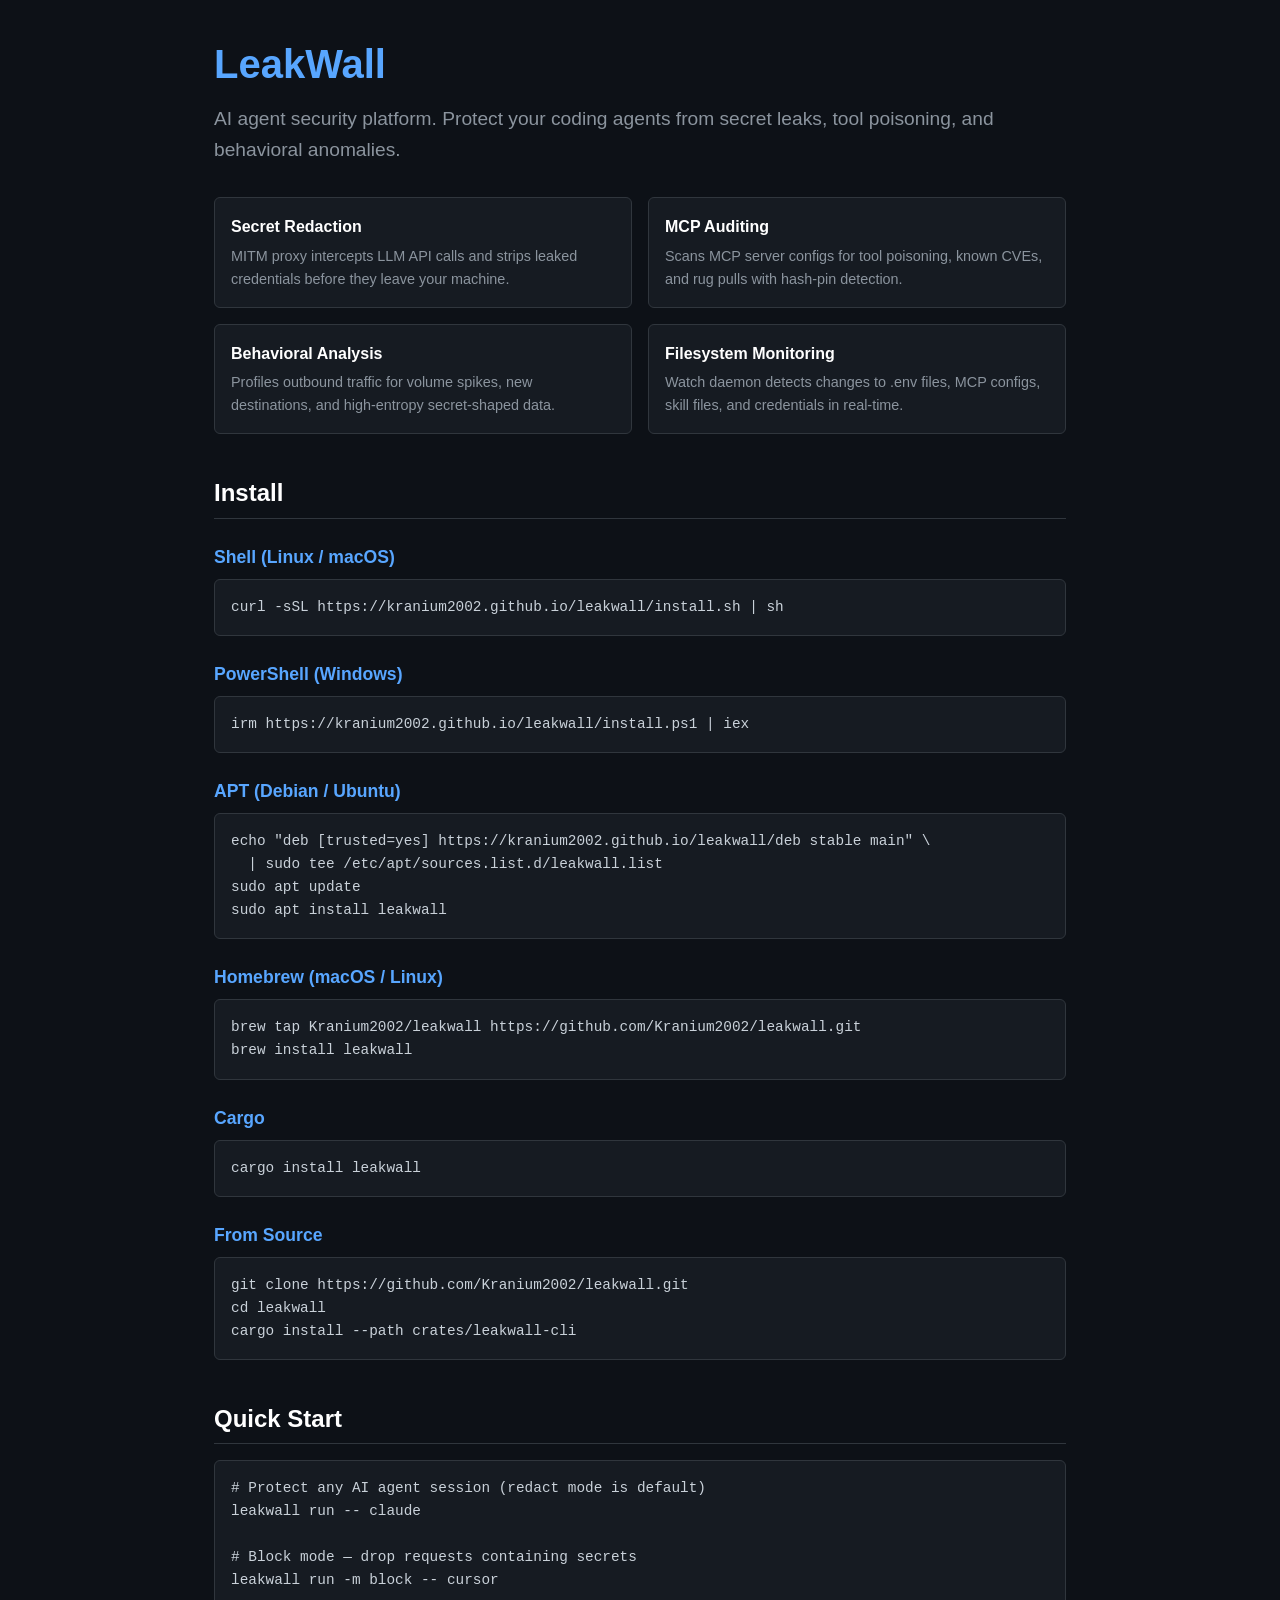
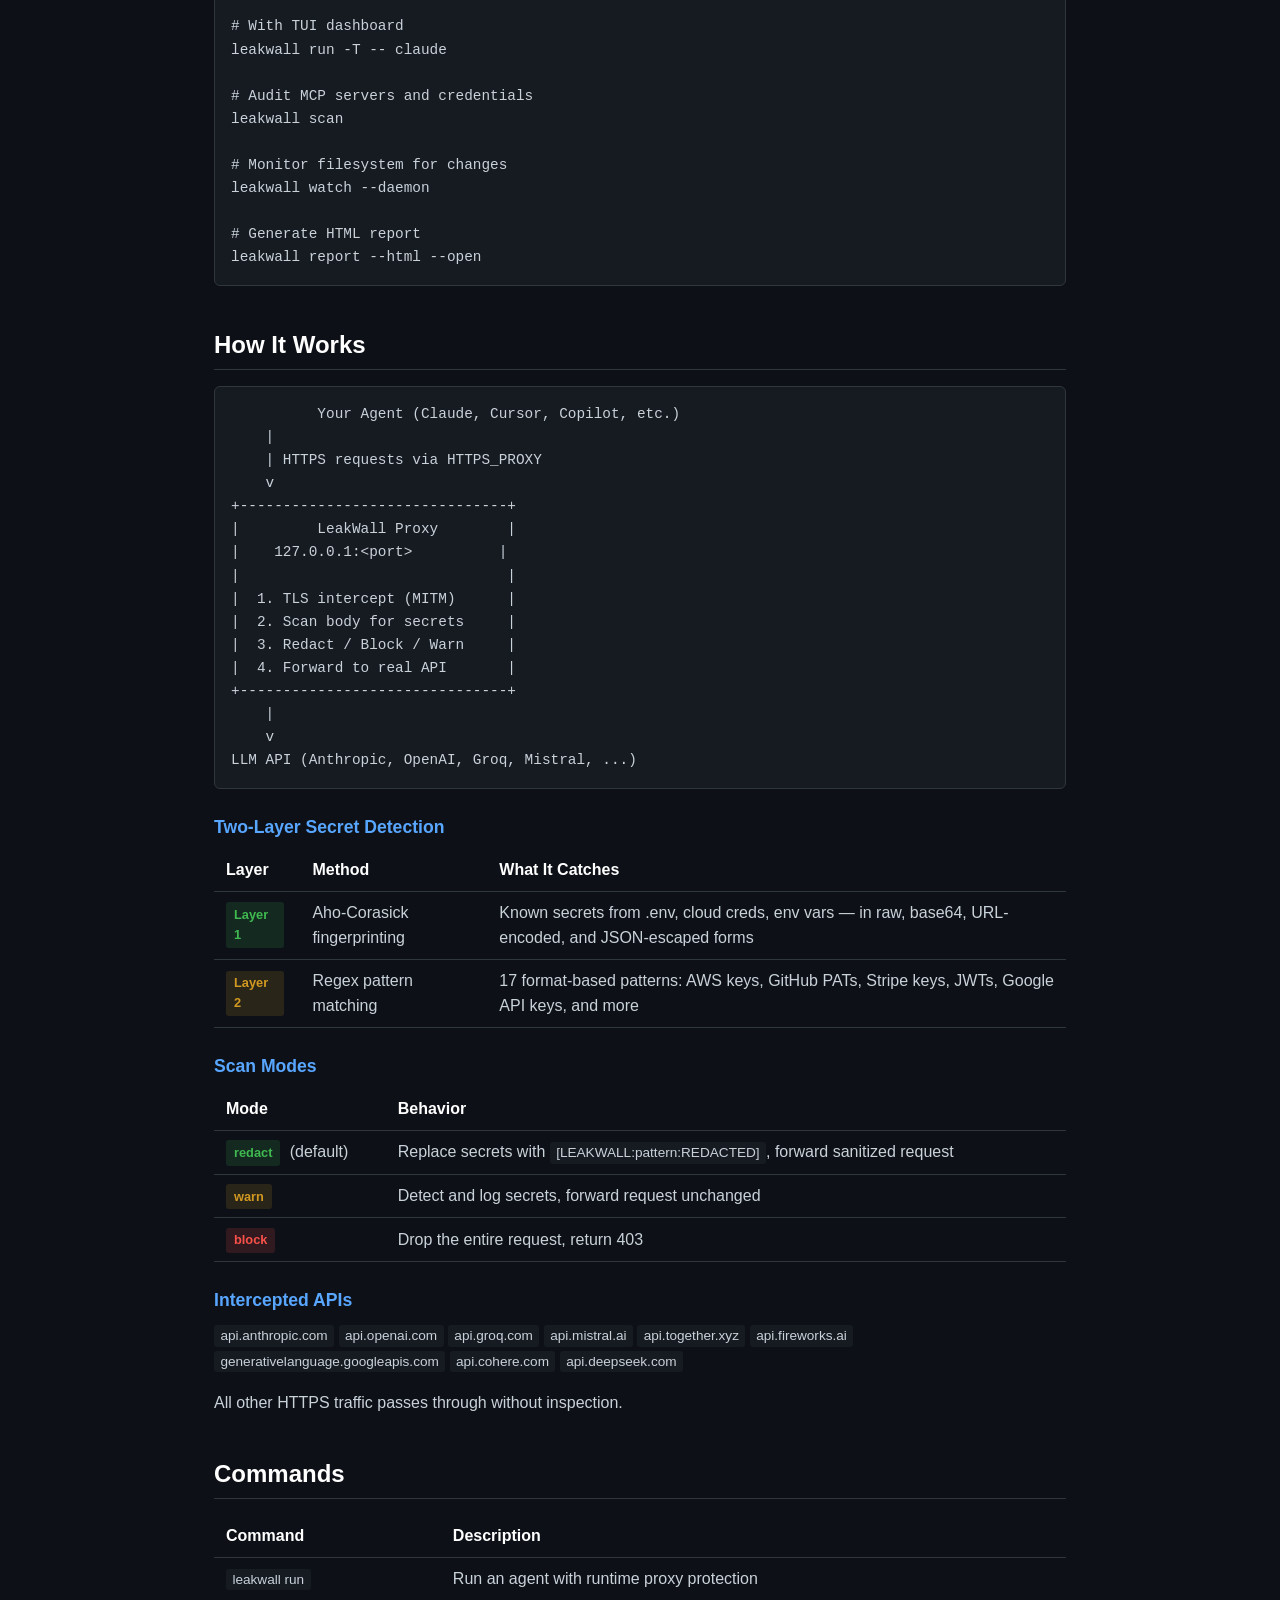
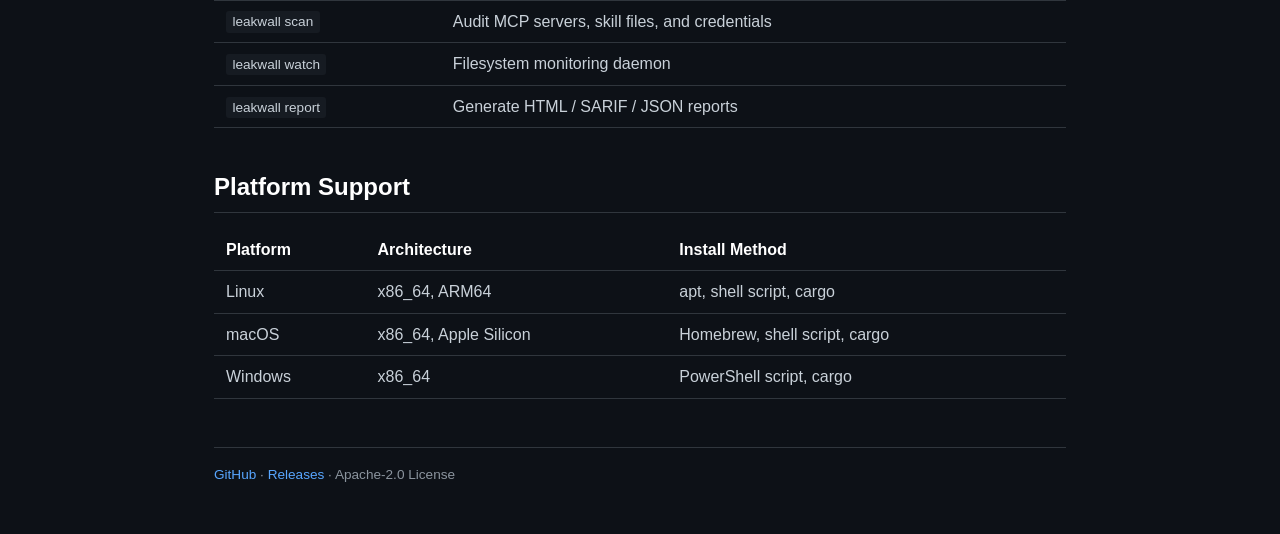
<file: index.html>
<!DOCTYPE html>
<html lang="en">
<head>
<meta charset="utf-8">
<meta name="viewport" content="width=device-width, initial-scale=1">
<title>LeakWall - AI Agent Security Platform</title>
<style>
  :root { --bg: #0d1117; --fg: #c9d1d9; --accent: #58a6ff; --green: #3fb950;
          --red: #f85149; --yellow: #d29922; --border: #30363d; --code-bg: #161b22; }
  * { margin: 0; padding: 0; box-sizing: border-box; }
  body { font-family: -apple-system, BlinkMacSystemFont, 'Segoe UI', Helvetica, Arial, sans-serif;
         background: var(--bg); color: var(--fg); line-height: 1.6; }
  .container { max-width: 900px; margin: 0 auto; padding: 2rem 1.5rem; }
  h1 { font-size: 2.5rem; color: #fff; margin-bottom: 0.5rem; }
  h1 span { color: var(--accent); }
  .tagline { font-size: 1.2rem; color: #8b949e; margin-bottom: 2rem; }
  h2 { color: #fff; font-size: 1.5rem; margin: 2.5rem 0 1rem; padding-bottom: 0.3rem;
       border-bottom: 1px solid var(--border); }
  h3 { color: var(--accent); font-size: 1.1rem; margin: 1.5rem 0 0.5rem; }
  p { margin-bottom: 1rem; }
  pre { background: var(--code-bg); border: 1px solid var(--border); border-radius: 6px;
        padding: 1rem; overflow-x: auto; font-size: 0.9rem; margin-bottom: 1rem; }
  code { font-family: 'SF Mono', 'Fira Code', Consolas, monospace; }
  pre code { color: var(--fg); }
  .inline-code { background: var(--code-bg); padding: 0.2rem 0.4rem; border-radius: 3px;
                 font-size: 0.85rem; }
  a { color: var(--accent); text-decoration: none; }
  a:hover { text-decoration: underline; }
  .badge { display: inline-block; padding: 0.15rem 0.5rem; border-radius: 3px;
           font-size: 0.8rem; font-weight: 600; margin-right: 0.3rem; }
  .badge-green { background: rgba(63,185,80,0.15); color: var(--green); }
  .badge-yellow { background: rgba(210,153,34,0.15); color: var(--yellow); }
  .badge-red { background: rgba(248,81,73,0.15); color: var(--red); }
  table { width: 100%; border-collapse: collapse; margin-bottom: 1rem; }
  th, td { text-align: left; padding: 0.5rem 0.75rem; border-bottom: 1px solid var(--border); }
  th { color: #fff; font-weight: 600; }
  .diagram { color: var(--green); }
  .features { display: grid; grid-template-columns: 1fr 1fr; gap: 1rem; margin: 1rem 0; }
  .feature { background: var(--code-bg); border: 1px solid var(--border); border-radius: 6px; padding: 1rem; }
  .feature h4 { color: #fff; margin-bottom: 0.3rem; }
  .feature p { color: #8b949e; font-size: 0.9rem; margin: 0; }
  @media (max-width: 600px) { .features { grid-template-columns: 1fr; } }
  .footer { margin-top: 3rem; padding-top: 1rem; border-top: 1px solid var(--border);
            color: #8b949e; font-size: 0.85rem; }
</style>
</head>
<body>
<div class="container">

<h1><span>LeakWall</span></h1>
<p class="tagline">AI agent security platform. Protect your coding agents from secret leaks, tool poisoning, and behavioral anomalies.</p>

<div class="features">
  <div class="feature">
    <h4>Secret Redaction</h4>
    <p>MITM proxy intercepts LLM API calls and strips leaked credentials before they leave your machine.</p>
  </div>
  <div class="feature">
    <h4>MCP Auditing</h4>
    <p>Scans MCP server configs for tool poisoning, known CVEs, and rug pulls with hash-pin detection.</p>
  </div>
  <div class="feature">
    <h4>Behavioral Analysis</h4>
    <p>Profiles outbound traffic for volume spikes, new destinations, and high-entropy secret-shaped data.</p>
  </div>
  <div class="feature">
    <h4>Filesystem Monitoring</h4>
    <p>Watch daemon detects changes to .env files, MCP configs, skill files, and credentials in real-time.</p>
  </div>
</div>

<h2>Install</h2>

<h3>Shell (Linux / macOS)</h3>
<pre><code>curl -sSL https://kranium2002.github.io/leakwall/install.sh | sh</code></pre>

<h3>PowerShell (Windows)</h3>
<pre><code>irm https://kranium2002.github.io/leakwall/install.ps1 | iex</code></pre>

<h3>APT (Debian / Ubuntu)</h3>
<pre><code>echo "deb [trusted=yes] https://kranium2002.github.io/leakwall/deb stable main" \
  | sudo tee /etc/apt/sources.list.d/leakwall.list
sudo apt update
sudo apt install leakwall</code></pre>

<h3>Homebrew (macOS / Linux)</h3>
<pre><code>brew tap Kranium2002/leakwall https://github.com/Kranium2002/leakwall.git
brew install leakwall</code></pre>

<h3>Cargo</h3>
<pre><code>cargo install leakwall</code></pre>

<h3>From Source</h3>
<pre><code>git clone https://github.com/Kranium2002/leakwall.git
cd leakwall
cargo install --path crates/leakwall-cli</code></pre>

<h2>Quick Start</h2>

<pre><code># Protect any AI agent session (redact mode is default)
leakwall run -- claude

# Block mode — drop requests containing secrets
leakwall run -m block -- cursor

# With TUI dashboard
leakwall run -T -- claude

# Audit MCP servers and credentials
leakwall scan

# Monitor filesystem for changes
leakwall watch --daemon

# Generate HTML report
leakwall report --html --open</code></pre>

<h2>How It Works</h2>

<pre class="diagram"><code>          Your Agent (Claude, Cursor, Copilot, etc.)
    &#124;
    &#124; HTTPS requests via HTTPS_PROXY
    v
+-------------------------------+
&#124;         LeakWall Proxy        &#124;
&#124;    127.0.0.1:&lt;port&gt;          &#124;
&#124;                               &#124;
&#124;  1. TLS intercept (MITM)      &#124;
&#124;  2. Scan body for secrets     &#124;
&#124;  3. Redact / Block / Warn     &#124;
&#124;  4. Forward to real API       &#124;
+-------------------------------+
    &#124;
    v
LLM API (Anthropic, OpenAI, Groq, Mistral, ...)</code></pre>

<h3>Two-Layer Secret Detection</h3>
<table>
  <tr>
    <th>Layer</th>
    <th>Method</th>
    <th>What It Catches</th>
  </tr>
  <tr>
    <td><span class="badge badge-green">Layer 1</span></td>
    <td>Aho-Corasick fingerprinting</td>
    <td>Known secrets from .env, cloud creds, env vars — in raw, base64, URL-encoded, and JSON-escaped forms</td>
  </tr>
  <tr>
    <td><span class="badge badge-yellow">Layer 2</span></td>
    <td>Regex pattern matching</td>
    <td>17 format-based patterns: AWS keys, GitHub PATs, Stripe keys, JWTs, Google API keys, and more</td>
  </tr>
</table>

<h3>Scan Modes</h3>
<table>
  <tr><th>Mode</th><th>Behavior</th></tr>
  <tr>
    <td><span class="badge badge-green">redact</span> (default)</td>
    <td>Replace secrets with <span class="inline-code">[LEAKWALL:pattern:REDACTED]</span>, forward sanitized request</td>
  </tr>
  <tr>
    <td><span class="badge badge-yellow">warn</span></td>
    <td>Detect and log secrets, forward request unchanged</td>
  </tr>
  <tr>
    <td><span class="badge badge-red">block</span></td>
    <td>Drop the entire request, return 403</td>
  </tr>
</table>

<h3>Intercepted APIs</h3>
<p>
  <span class="inline-code">api.anthropic.com</span>
  <span class="inline-code">api.openai.com</span>
  <span class="inline-code">api.groq.com</span>
  <span class="inline-code">api.mistral.ai</span>
  <span class="inline-code">api.together.xyz</span>
  <span class="inline-code">api.fireworks.ai</span>
  <span class="inline-code">generativelanguage.googleapis.com</span>
  <span class="inline-code">api.cohere.com</span>
  <span class="inline-code">api.deepseek.com</span>
</p>
<p>All other HTTPS traffic passes through without inspection.</p>

<h2>Commands</h2>
<table>
  <tr><th>Command</th><th>Description</th></tr>
  <tr><td><span class="inline-code">leakwall run</span></td><td>Run an agent with runtime proxy protection</td></tr>
  <tr><td><span class="inline-code">leakwall scan</span></td><td>Audit MCP servers, skill files, and credentials</td></tr>
  <tr><td><span class="inline-code">leakwall watch</span></td><td>Filesystem monitoring daemon</td></tr>
  <tr><td><span class="inline-code">leakwall report</span></td><td>Generate HTML / SARIF / JSON reports</td></tr>
</table>

<h2>Platform Support</h2>
<table>
  <tr><th>Platform</th><th>Architecture</th><th>Install Method</th></tr>
  <tr><td>Linux</td><td>x86_64, ARM64</td><td>apt, shell script, cargo</td></tr>
  <tr><td>macOS</td><td>x86_64, Apple Silicon</td><td>Homebrew, shell script, cargo</td></tr>
  <tr><td>Windows</td><td>x86_64</td><td>PowerShell script, cargo</td></tr>
</table>

<div class="footer">
  <p>
    <a href="https://github.com/Kranium2002/leakwall">GitHub</a> &middot;
    <a href="https://github.com/Kranium2002/leakwall/releases">Releases</a> &middot;
    Apache-2.0 License
  </p>
</div>

</div>
</body>
</html>
</file>
